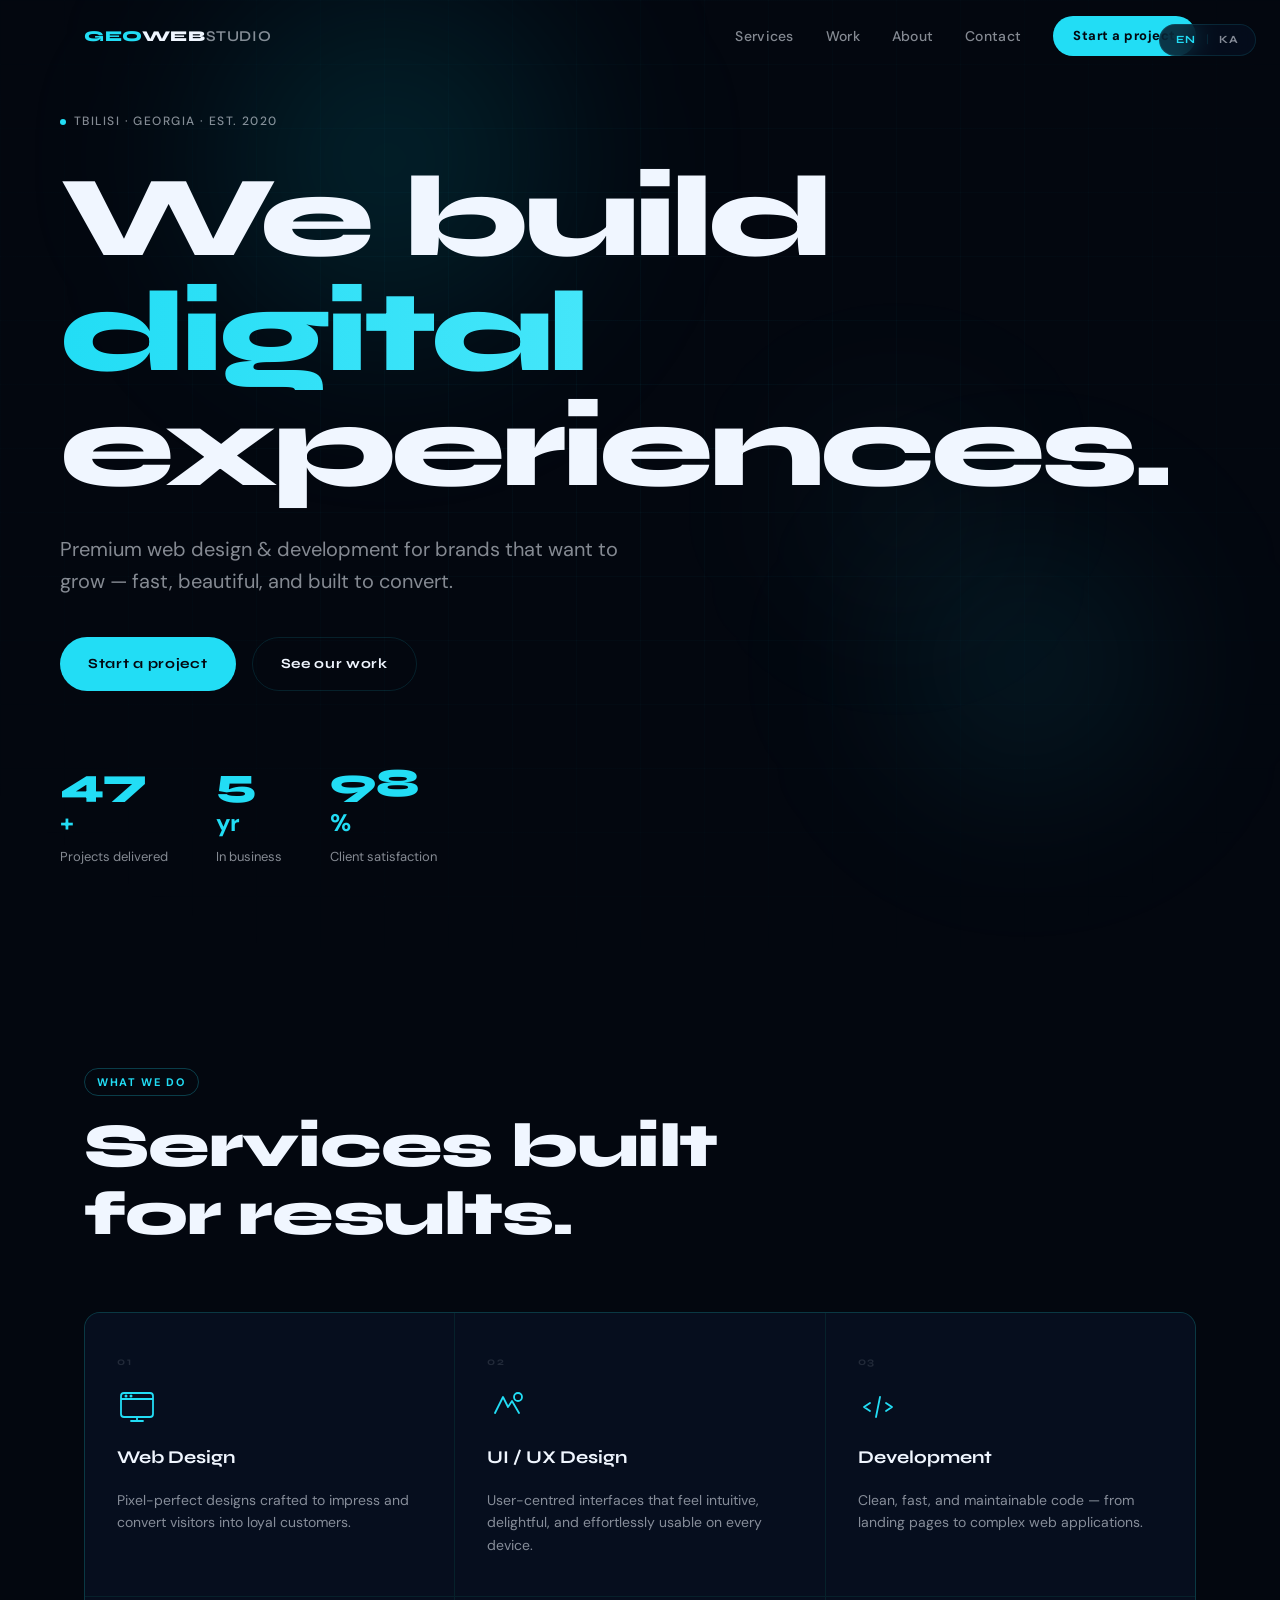
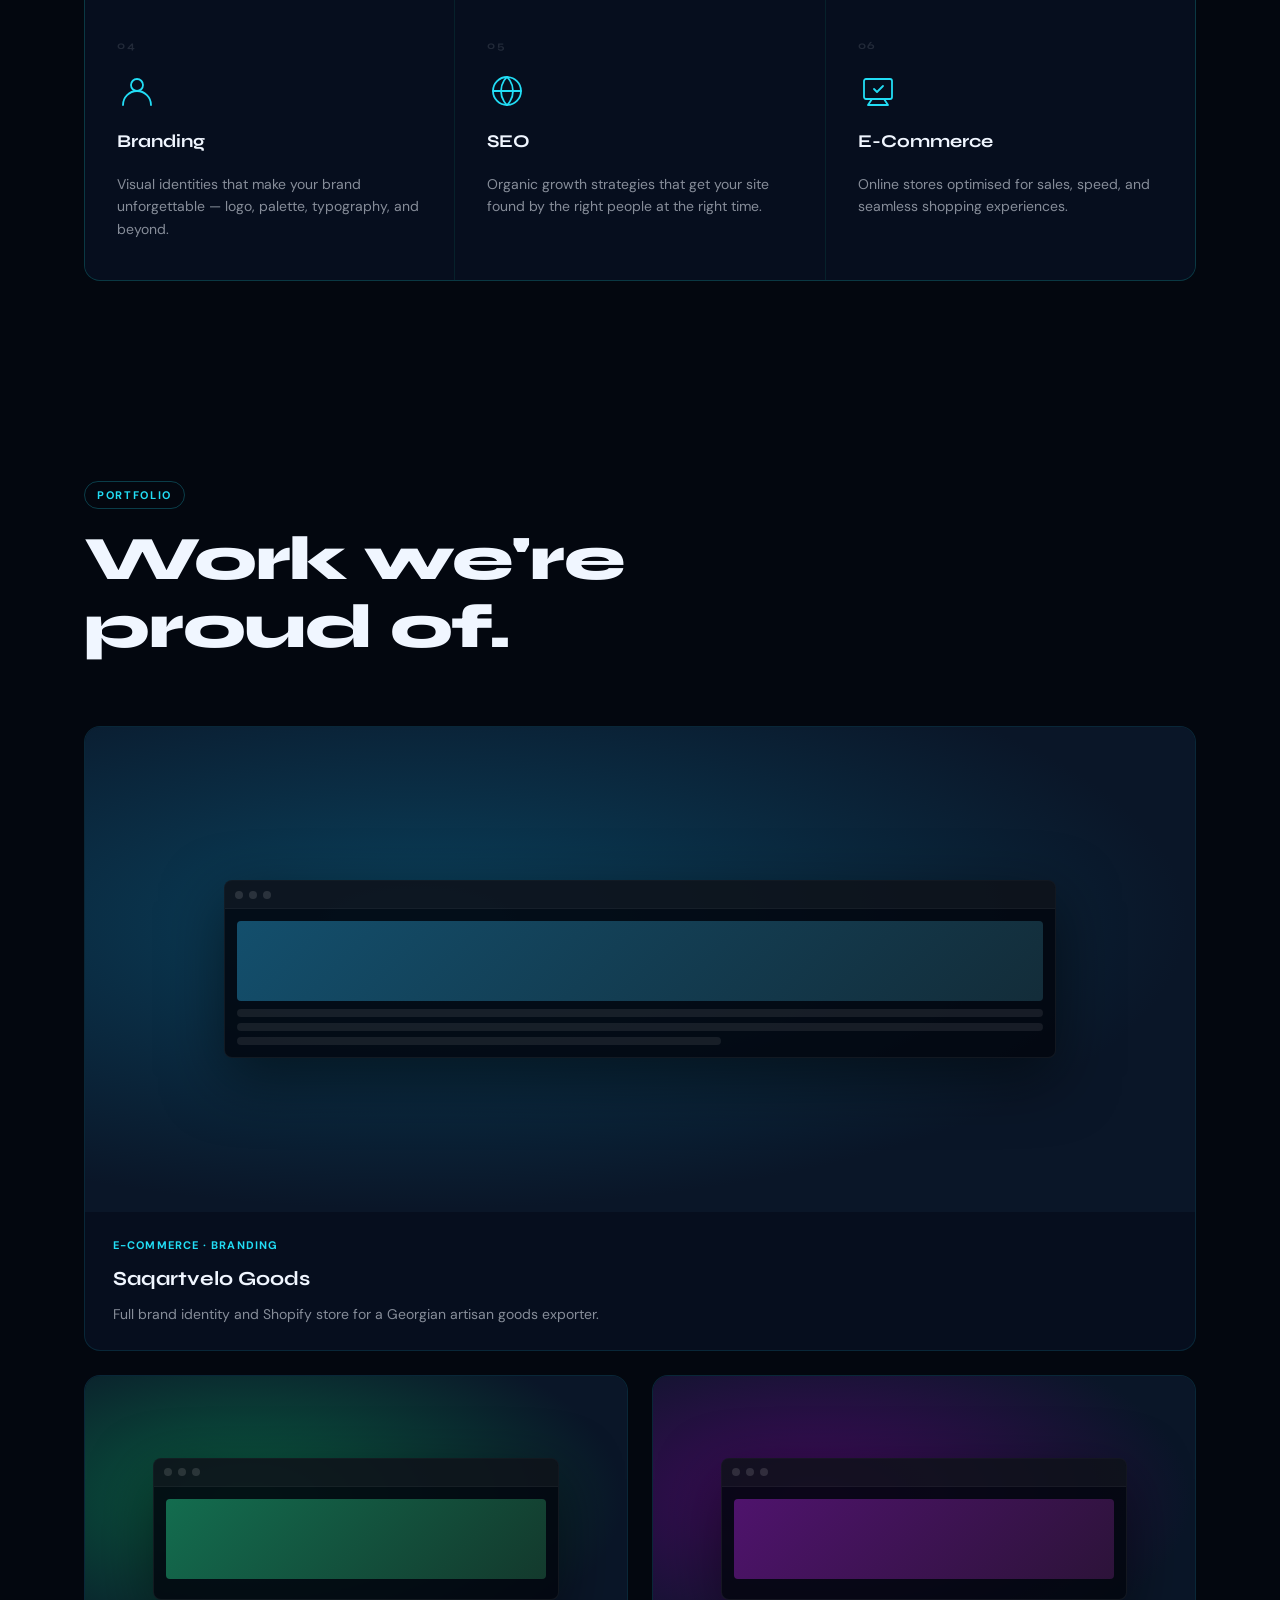
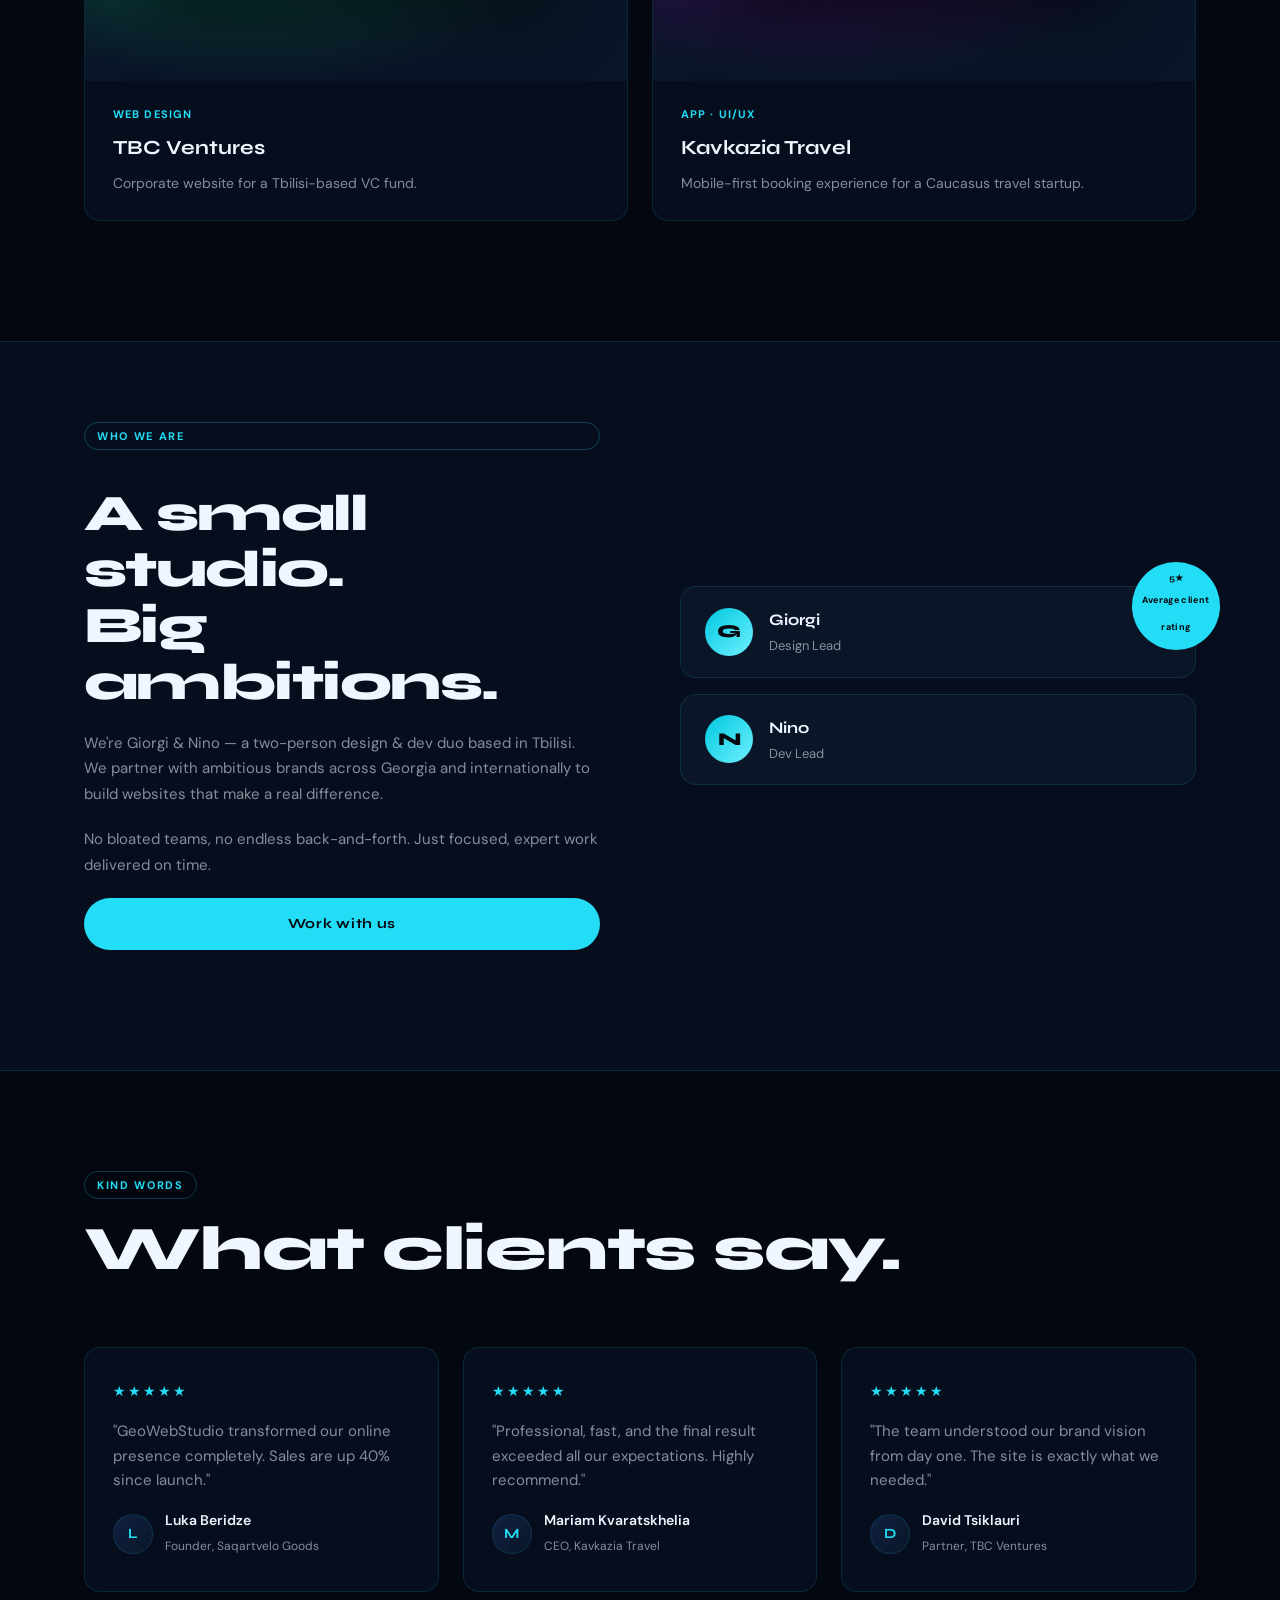
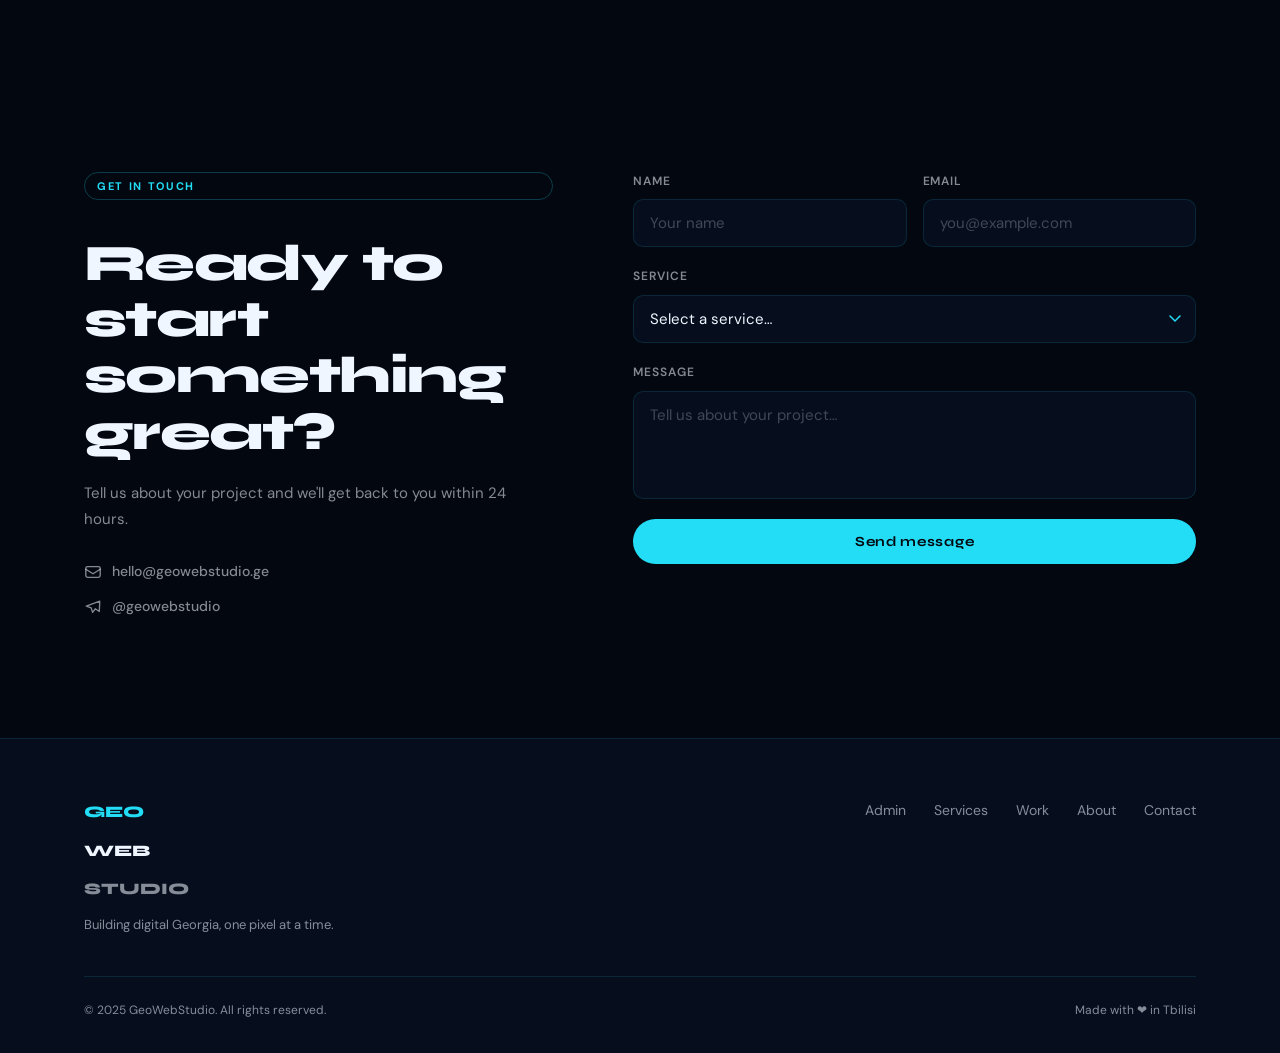
<file: index.html>
<!DOCTYPE html>
<html lang="en">
<head>
  <meta charset="UTF-8" />
  <meta name="viewport" content="width=device-width, initial-scale=1.0" />
  <title>GeoWebStudio — Web Design · Tbilisi</title>
  <meta name="description" content="GeoWebStudio — premium web design & development studio based in Tbilisi, Georgia. We build digital experiences that grow brands." />
  <link rel="preconnect" href="https://fonts.googleapis.com" />
  <link rel="preconnect" href="https://fonts.gstatic.com" crossorigin />
  <link href="https://fonts.googleapis.com/css2?family=Syne:wght@400;600;700;800&family=DM+Sans:ital,opsz,wght@0,9..40,300;0,9..40,400;0,9..40,500;1,9..40,300&family=Noto+Sans+Georgian:wght@300;400;500;700&display=swap" rel="stylesheet" />
  <style>
/* ===================================================
   GeoWebStudio — Stylesheet
   Dark editorial with cyan accent — bilingual ready
   =================================================== */

/* ---- Reset & Variables ---- */
*, *::before, *::after { box-sizing: border-box; margin: 0; padding: 0; }

:root {
  --navy-950: #03070f;
  --navy-900: #060e1e;
  --navy-800: #0a1628;
  --navy-700: #0f2040;
  --cyan-500: #00c8e0;
  --cyan-400: #22ddf5;
  --cyan-300: #6ef0ff;
  --white: #f0f6ff;
  --white-dim: rgba(240,246,255,.55);
  --white-faint: rgba(240,246,255,.12);
  --border: rgba(34,221,245,.12);
  --font-display: 'Syne', 'Noto Sans Georgian', sans-serif;
  --font-body: 'DM Sans', 'Noto Sans Georgian', sans-serif;
  --nav-h: 72px;
  --radius: 16px;
  --ease-out: cubic-bezier(.2,.8,.2,1);
}

html { scroll-behavior: smooth; }

body {
  background: var(--navy-950);
  color: var(--white);
  font-family: var(--font-body);
  font-size: 16px;
  line-height: 1.65;
  overflow-x: hidden;
}

/* Georgian font class applied by JS */
body.lang-ka {
  font-family: 'Noto Sans Georgian', 'DM Sans', sans-serif;
}

/* ---- Scrollbar ---- */
::-webkit-scrollbar { width: 6px; }
::-webkit-scrollbar-track { background: var(--navy-900); }
::-webkit-scrollbar-thumb { background: var(--cyan-500); border-radius: 3px; }

/* ---- Custom Cursor ---- */
#cursor {
  position: fixed;
  width: 8px; height: 8px;
  background: var(--cyan-400);
  border-radius: 50%;
  pointer-events: none;
  z-index: 9999;
  transform: translate(-50%, -50%);
  transition: transform .1s, background .2s;
}
#cursorFollower {
  position: fixed;
  width: 36px; height: 36px;
  border: 1.5px solid var(--cyan-400);
  border-radius: 50%;
  pointer-events: none;
  z-index: 9998;
  transform: translate(-50%, -50%);
  opacity: .5;
  transition: opacity .3s, border-color .3s, width .3s var(--ease-out), height .3s var(--ease-out);
}
#cursor.cursor--hover { transform: translate(-50%, -50%) scale(2); background: var(--cyan-300); }
#cursorFollower.cursor-follower--hover { width: 56px; height: 56px; opacity: .2; }

@media (pointer: coarse) {
  #cursor, #cursorFollower { display: none; }
  body { cursor: auto; }
}

/* ---- Language Switch ---- */
.lang-switch {
  position: fixed;
  top: 24px; right: 24px;
  z-index: 200;
  display: flex;
  align-items: center;
  gap: 6px;
  background: rgba(6,14,30,.8);
  border: 1px solid var(--border);
  border-radius: 100px;
  padding: 5px 12px;
  backdrop-filter: blur(12px);
}
.lang-btn {
  background: none; border: none; cursor: none;
  font-family: var(--font-display);
  font-size: 11px; font-weight: 700;
  letter-spacing: .1em;
  color: var(--white-dim);
  padding: 2px 4px;
  border-radius: 4px;
  transition: color .2s;
}
.lang-btn.active { color: var(--cyan-400); }
.lang-btn:hover { color: var(--white); }
.lang-divider { color: var(--border); font-size: 12px; }

/* ---- Container ---- */
.container { max-width: 1160px; margin: 0 auto; padding: 0 24px; }

/* ---- Navigation ---- */
#nav {
  position: fixed; top: 0; left: 0; right: 0;
  z-index: 100;
  height: var(--nav-h);
  transition: background .4s, border-color .4s, backdrop-filter .4s;
}
#nav.scrolled {
  background: rgba(3,7,15,.88);
  border-bottom: 1px solid var(--border);
  backdrop-filter: blur(20px);
}
.nav__inner {
  max-width: 1160px; margin: 0 auto;
  padding: 0 24px;
  height: 100%;
  display: flex; align-items: center; justify-content: space-between;
}
.nav__logo {
  text-decoration: none;
  font-family: var(--font-display);
  font-size: 15px; font-weight: 800; letter-spacing: .04em;
}
.logo-geo { color: var(--cyan-400); }
.logo-web { color: var(--white); }
.logo-studio { color: var(--white-dim); font-weight: 600; }

.nav__links {
  display: flex; align-items: center; gap: 32px;
  list-style: none;
}
.nav__link {
  text-decoration: none;
  color: var(--white-dim);
  font-size: 14px; font-weight: 500; letter-spacing: .02em;
  transition: color .2s;
}
.nav__link:hover { color: var(--white); }

.nav__cta {
  display: inline-flex; align-items: center;
  text-decoration: none;
  background: var(--cyan-400);
  color: var(--navy-950);
  font-size: 13px; font-weight: 700; letter-spacing: .04em;
  padding: 9px 20px; border-radius: 100px;
  transition: background .2s, transform .2s;
}
.nav__cta:hover { background: var(--cyan-300); transform: translateY(-1px); }

/* Hamburger */
.hamburger {
  display: none;
  flex-direction: column; justify-content: center; align-items: center;
  gap: 5px;
  width: 40px; height: 40px;
  background: none; border: none; cursor: none;
  padding: 4px;
}
.hamburger span {
  display: block;
  width: 24px; height: 2px;
  background: var(--white);
  border-radius: 2px;
  transition: transform .3s, opacity .3s;
}
.hamburger.open span:nth-child(1) { transform: translateY(7px) rotate(45deg); }
.hamburger.open span:nth-child(2) { opacity: 0; }
.hamburger.open span:nth-child(3) { transform: translateY(-7px) rotate(-45deg); }

@media (max-width: 800px) {
  .hamburger { display: flex; }
  .lang-switch { top: 20px; right: 72px; }
  .nav__links {
    position: fixed; inset: 0;
    flex-direction: column; justify-content: center;
    background: var(--navy-950);
    gap: 28px; font-size: 20px;
    transform: translateX(100%);
    transition: transform .4s var(--ease-out);
    z-index: 99;
  }
  .nav__links.open { transform: translateX(0); }
  .nav__link { font-size: 18px; }
  .nav__cta { font-size: 16px; padding: 12px 28px; }
}

/* ---- Scroll Reveal ---- */
.reveal {
  opacity: 0;
  transform: translateY(32px);
  transition: opacity .7s var(--ease-out), transform .7s var(--ease-out);
  transition-delay: var(--delay, 0s);
}
.reveal.visible { opacity: 1; transform: translateY(0); }

/* ---- Buttons ---- */
.btn {
  display: inline-flex; align-items: center; justify-content: center;
  text-decoration: none;
  font-family: var(--font-display);
  font-size: 14px; font-weight: 700; letter-spacing: .05em;
  padding: 14px 28px; border-radius: 100px;
  transition: transform .2s var(--ease-out), background .2s, color .2s, box-shadow .2s;
  border: none; cursor: none;
}
.btn--primary {
  background: var(--cyan-400);
  color: var(--navy-950);
}
.btn--primary:hover {
  background: var(--cyan-300);
  transform: translateY(-2px);
  box-shadow: 0 12px 32px rgba(34,221,245,.25);
}
.btn--ghost {
  background: transparent;
  color: var(--white);
  border: 1.5px solid var(--border);
}
.btn--ghost:hover {
  border-color: var(--cyan-400);
  color: var(--cyan-400);
  transform: translateY(-2px);
}
.btn--full { width: 100%; }

/* ---- Section shared ---- */
.section-tag {
  display: inline-block;
  font-size: 11px; font-weight: 700; letter-spacing: .15em;
  text-transform: uppercase;
  color: var(--cyan-400);
  margin-bottom: 16px;
  padding: 4px 12px;
  border: 1px solid rgba(34,221,245,.25);
  border-radius: 100px;
}
.section-header {
  margin-bottom: 64px;
}
.section-header h2 {
  font-family: var(--font-display);
  font-size: clamp(36px, 5vw, 62px);
  font-weight: 800;
  line-height: 1.1;
  letter-spacing: -.02em;
}

/* ===== HERO ===== */
.hero {
  position: relative;
  min-height: 100vh;
  display: flex; align-items: center;
  padding: calc(var(--nav-h) + 40px) 24px 80px;
  overflow: hidden;
}
.hero__bg {
  position: absolute; inset: 0;
  pointer-events: none;
}
.hero__grid {
  position: absolute; inset: 0;
  background-image:
    linear-gradient(rgba(34,221,245,.04) 1px, transparent 1px),
    linear-gradient(90deg, rgba(34,221,245,.04) 1px, transparent 1px);
  background-size: 64px 64px;
  mask-image: radial-gradient(ellipse 70% 70% at 50% 40%, black 0%, transparent 100%);
}
.hero__orb {
  position: absolute;
  border-radius: 50%;
  filter: blur(80px);
  pointer-events: none;
  will-change: transform;
}
.hero__orb--1 {
  width: 520px; height: 520px;
  background: radial-gradient(circle, rgba(0,200,224,.18) 0%, transparent 70%);
  top: -100px; left: 10%;
}
.hero__orb--2 {
  width: 380px; height: 380px;
  background: radial-gradient(circle, rgba(34,221,245,.12) 0%, transparent 70%);
  bottom: 10%; right: 5%;
}
.hero__orb--3 {
  width: 260px; height: 260px;
  background: radial-gradient(circle, rgba(110,240,255,.08) 0%, transparent 70%);
  top: 40%; left: 60%;
}

.hero__content {
  position: relative;
  max-width: 1160px; margin: 0 auto;
  width: 100%;
}
.hero__eyebrow {
  display: flex; align-items: center; gap: 8px;
  font-size: 12px; font-weight: 500; letter-spacing: .12em;
  text-transform: uppercase; color: var(--white-dim);
  margin-bottom: 28px;
}
.dot {
  display: inline-block; width: 6px; height: 6px;
  border-radius: 50%; background: var(--cyan-400);
  animation: pulse 2s ease-in-out infinite;
}
@keyframes pulse {
  0%, 100% { opacity: 1; transform: scale(1); }
  50% { opacity: .4; transform: scale(.7); }
}

.hero__heading {
  font-family: var(--font-display);
  font-size: clamp(52px, 9vw, 120px);
  font-weight: 800; line-height: 1.0;
  letter-spacing: -.04em;
  margin-bottom: 28px;
}
.hero__heading .line { display: block; }
.hero__heading .accent-line {
  background: linear-gradient(90deg, var(--cyan-400), var(--cyan-300));
  -webkit-background-clip: text;
  -webkit-text-fill-color: transparent;
  background-clip: text;
}

.hero__sub {
  max-width: 560px;
  font-size: clamp(16px, 2vw, 20px);
  color: var(--white-dim);
  margin-bottom: 40px;
  line-height: 1.6;
}
.hero__actions {
  display: flex; gap: 16px; flex-wrap: wrap;
  margin-bottom: 72px;
}

.hero__stats {
  display: flex; gap: 48px; flex-wrap: wrap;
}
.stat { display: flex; flex-direction: column; }
.stat__num {
  font-family: var(--font-display);
  font-size: 40px; font-weight: 800; line-height: 1;
  color: var(--cyan-400);
}
.stat__suffix { font-size: 24px; font-weight: 700; color: var(--cyan-400); }
.stat__label { font-size: 13px; color: var(--white-dim); margin-top: 4px; }

.hero__scroll-hint {
  position: absolute;
  bottom: 40px; left: 50%;
  transform: translateX(-50%);
  display: flex; flex-direction: column; align-items: center; gap: 8px;
  font-size: 11px; letter-spacing: .12em; text-transform: uppercase;
  color: var(--white-dim);
}
.scroll-line {
  width: 1px; height: 48px;
  background: linear-gradient(to bottom, var(--cyan-400), transparent);
  animation: scrollPulse 1.8s ease-in-out infinite;
}
@keyframes scrollPulse {
  0%, 100% { opacity: 1; height: 48px; }
  50% { opacity: .3; height: 24px; }
}

/* ===== SERVICES ===== */
.services { padding: 120px 0; }

.services__grid {
  display: grid;
  grid-template-columns: repeat(3, 1fr);
  gap: 1px;
  background: var(--border);
  border: 1px solid var(--border);
  border-radius: var(--radius);
  overflow: hidden;
}

.service-card {
  background: var(--navy-900);
  padding: 40px 32px;
  position: relative;
  transition: background .3s;
  display: flex; flex-direction: column; gap: 16px;
}
.service-card:hover { background: var(--navy-800); }

.service-card__num {
  font-family: var(--font-display);
  font-size: 11px; font-weight: 700; letter-spacing: .15em;
  color: var(--white-faint);
}
.service-card__icon {
  width: 40px; height: 40px; color: var(--cyan-400);
}
.service-card__icon svg { width: 100%; height: 100%; }

.service-card h3 {
  font-family: var(--font-display);
  font-size: 18px; font-weight: 700;
}
.service-card p { font-size: 14px; color: var(--white-dim); line-height: 1.6; }

/* Hover line accent */
.service-card::after {
  content: '';
  position: absolute; bottom: 0; left: 0; right: 0;
  height: 2px;
  background: linear-gradient(90deg, var(--cyan-500), var(--cyan-300));
  transform: scaleX(0); transform-origin: left;
  transition: transform .35s var(--ease-out);
}
.service-card:hover::after { transform: scaleX(1); }

@media (max-width: 900px) {
  .services__grid { grid-template-columns: repeat(2, 1fr); }
}
@media (max-width: 560px) {
  .services__grid { grid-template-columns: 1fr; }
}

/* ===== WORK ===== */
.work { padding: 80px 0 120px; }

.work__grid {
  display: grid;
  grid-template-columns: repeat(2, 1fr);
  grid-template-rows: auto auto;
  gap: 24px;
}
.project-card--large {
  grid-column: span 2;
}

.project-card {
  border-radius: var(--radius);
  overflow: hidden;
  background: var(--navy-900);
  border: 1px solid var(--border);
  transition: transform .35s var(--ease-out), box-shadow .35s var(--ease-out);
}
.project-card:hover {
  transform: translateY(-6px);
  box-shadow: 0 24px 64px rgba(0,0,0,.4);
}

.project-card__img {
  aspect-ratio: 16/7;
  background: radial-gradient(ellipse at 30% 40%, hsl(var(--hue), 80%, 20%), var(--navy-800) 70%);
  position: relative; overflow: hidden;
  display: flex; align-items: center; justify-content: center;
}
.project-card:not(.project-card--large) .project-card__img {
  aspect-ratio: 16/9;
}

/* Browser mockup inside card */
.project-card__mockup {
  width: 75%; background: rgba(3,7,15,.85);
  border-radius: 8px; overflow: hidden;
  border: 1px solid rgba(255,255,255,.06);
  box-shadow: 0 20px 60px rgba(0,0,0,.5);
}
.mock-bar {
  height: 28px; background: rgba(255,255,255,.04);
  display: flex; align-items: center; gap: 6px; padding: 0 10px;
  border-bottom: 1px solid rgba(255,255,255,.04);
}
.mock-bar span {
  width: 8px; height: 8px; border-radius: 50%;
  background: rgba(255,255,255,.12);
}
.mock-content { padding: 12px; }
.mock-hero-block {
  height: 80px; border-radius: 4px;
  background: linear-gradient(135deg, hsl(var(--hue), 70%, 25%), hsl(var(--hue), 50%, 15%));
  margin-bottom: 8px;
}
.mock-text-lines { display: flex; flex-direction: column; gap: 6px; }
.mock-text-lines div { height: 8px; background: rgba(255,255,255,.08); border-radius: 4px; }
.mock-text-lines .short { width: 60%; }

.project-card__info { padding: 24px 28px; }
.project-tag {
  font-size: 11px; font-weight: 700; letter-spacing: .1em;
  text-transform: uppercase; color: var(--cyan-400);
  display: block; margin-bottom: 8px;
}
.project-card__info h3 {
  font-family: var(--font-display);
  font-size: 20px; font-weight: 700; margin-bottom: 8px;
}
.project-card__info p { font-size: 14px; color: var(--white-dim); }

@media (max-width: 680px) {
  .work__grid { grid-template-columns: 1fr; }
  .project-card--large { grid-column: span 1; }
}

/* ===== ABOUT ===== */
.about {
  padding: 80px 0 120px;
  background: var(--navy-900);
  border-top: 1px solid var(--border);
  border-bottom: 1px solid var(--border);
}
.about__inner {
  display: grid; grid-template-columns: 1fr 1fr; gap: 80px; align-items: center;
}
.about__left { display: flex; flex-direction: column; gap: 20px; }
.about__left h2 {
  font-family: var(--font-display);
  font-size: clamp(32px, 4vw, 54px);
  font-weight: 800; line-height: 1.1;
  letter-spacing: -.03em;
}
.about__left p { font-size: 15px; color: var(--white-dim); line-height: 1.7; }

.about__right { position: relative; }
.team-cards { display: flex; flex-direction: column; gap: 16px; }
.team-card {
  display: flex; align-items: center; gap: 16px;
  background: var(--navy-800); border: 1px solid var(--border);
  border-radius: var(--radius); padding: 20px 24px;
  transition: border-color .3s;
}
.team-card:hover { border-color: rgba(34,221,245,.3); }
.team-card__avatar {
  width: 48px; height: 48px; border-radius: 50%;
  background: linear-gradient(135deg, var(--cyan-500), var(--cyan-300));
  display: flex; align-items: center; justify-content: center;
  font-family: var(--font-display); font-size: 18px; font-weight: 800;
  color: var(--navy-950);
  flex-shrink: 0;
}
.team-card__info { display: flex; flex-direction: column; gap: 2px; }
.team-card__info strong { font-family: var(--font-display); font-weight: 700; font-size: 16px; }
.team-card__info span { font-size: 13px; color: var(--white-dim); }

.about__badge {
  position: absolute; top: -24px; right: -24px;
  width: 88px; height: 88px;
  background: var(--cyan-400);
  border-radius: 50%;
  display: flex; align-items: center; justify-content: center;
}
.badge-inner { text-align: center; color: var(--navy-950); }
.badge-num { display: block; font-family: var(--font-display); font-size: 18px; font-weight: 800; line-height: 1; }
.badge-inner span { font-size: 9px; font-weight: 700; letter-spacing: .04em; line-height: 1.3; }

@media (max-width: 800px) {
  .about__inner { grid-template-columns: 1fr; gap: 48px; }
  .about__badge { top: -16px; right: 0; }
}

/* ===== TESTIMONIALS ===== */
.testimonials { padding: 100px 0; }
.testimonials__grid {
  display: grid; grid-template-columns: repeat(3, 1fr); gap: 24px;
}
.testimonial {
  background: var(--navy-900);
  border: 1px solid var(--border);
  border-radius: var(--radius);
  padding: 32px 28px;
  display: flex; flex-direction: column; gap: 16px;
  transition: border-color .3s, transform .3s;
}
.testimonial:hover { border-color: rgba(34,221,245,.25); transform: translateY(-4px); }
.testimonial__stars { color: var(--cyan-400); font-size: 14px; letter-spacing: 2px; }
.testimonial p { font-size: 15px; color: var(--white-dim); line-height: 1.65; flex: 1; }
.testimonial__author { display: flex; align-items: center; gap: 12px; }
.author-avatar {
  width: 40px; height: 40px; border-radius: 50%;
  background: linear-gradient(135deg, var(--navy-700), var(--navy-800));
  border: 1px solid var(--border);
  display: flex; align-items: center; justify-content: center;
  font-family: var(--font-display); font-size: 14px; font-weight: 700;
  color: var(--cyan-400); flex-shrink: 0;
}
.testimonial__author strong { display: block; font-size: 14px; font-weight: 600; }
.testimonial__author span { font-size: 12px; color: var(--white-dim); }

@media (max-width: 860px) {
  .testimonials__grid { grid-template-columns: 1fr; max-width: 520px; margin: 0 auto; }
}

/* ===== CONTACT ===== */
.contact { padding: 80px 0 120px; }
.contact__inner {
  display: grid; grid-template-columns: 1fr 1.2fr; gap: 80px; align-items: start;
}
.contact__left { display: flex; flex-direction: column; gap: 20px; }
.contact__left h2 {
  font-family: var(--font-display);
  font-size: clamp(32px, 4vw, 52px);
  font-weight: 800; line-height: 1.1;
  letter-spacing: -.03em;
}
.contact__left p { font-size: 15px; color: var(--white-dim); line-height: 1.7; }
.contact__meta { display: flex; flex-direction: column; gap: 12px; margin-top: 8px; }
.contact__link {
  display: flex; align-items: center; gap: 10px;
  text-decoration: none; color: var(--white-dim);
  font-size: 14px; font-weight: 500;
  transition: color .2s;
}
.contact__link svg { width: 18px; height: 18px; flex-shrink: 0; }
.contact__link:hover { color: var(--cyan-400); }

/* Form */
.contact__form { display: flex; flex-direction: column; gap: 20px; }
.form-row { display: grid; grid-template-columns: 1fr 1fr; gap: 16px; }
.form-group { display: flex; flex-direction: column; gap: 8px; }
.form-group label {
  font-size: 12px; font-weight: 600; letter-spacing: .08em;
  text-transform: uppercase; color: var(--white-dim);
}
.form-group input,
.form-group select,
.form-group textarea {
  background: var(--navy-900);
  border: 1px solid var(--border);
  border-radius: 10px;
  color: var(--white);
  font-family: var(--font-body);
  font-size: 15px;
  padding: 13px 16px;
  outline: none;
  transition: border-color .2s, box-shadow .2s;
  resize: none;
  appearance: none;
  -webkit-appearance: none;
}
.form-group input::placeholder,
.form-group textarea::placeholder { color: rgba(240,246,255,.25); }
.form-group input:focus,
.form-group select:focus,
.form-group textarea:focus {
  border-color: rgba(34,221,245,.4);
  box-shadow: 0 0 0 3px rgba(34,221,245,.08);
}
.form-group select {
  background-image: url("data:image/svg+xml,%3Csvg xmlns='http://www.w3.org/2000/svg' width='12' height='8' viewBox='0 0 12 8'%3E%3Cpath d='M1 1l5 5 5-5' stroke='%2322ddf5' stroke-width='1.5' stroke-linecap='round' fill='none'/%3E%3C/svg%3E");
  background-repeat: no-repeat;
  background-position: right 14px center;
  padding-right: 40px;
}
.form-group select option { background: var(--navy-800); }

.form-success {
  display: none;
  flex-direction: column; align-items: center;
  text-align: center; gap: 16px; padding: 48px 24px;
}
.form-success.show { display: flex; }
.success-icon {
  width: 64px; height: 64px; border-radius: 50%;
  background: rgba(34,221,245,.12);
  border: 2px solid var(--cyan-400);
  display: flex; align-items: center; justify-content: center;
  font-size: 28px; color: var(--cyan-400);
}
.form-success h3 {
  font-family: var(--font-display); font-size: 24px; font-weight: 700;
}
.form-success p { color: var(--white-dim); }

@media (max-width: 800px) {
  .contact__inner { grid-template-columns: 1fr; gap: 48px; }
  .form-row { grid-template-columns: 1fr; }
}

/* ===== FOOTER ===== */
.footer {
  background: var(--navy-900);
  border-top: 1px solid var(--border);
  padding: 60px 0 32px;
}
.footer__inner {
  display: flex; align-items: flex-start; justify-content: space-between;
  gap: 40px; flex-wrap: wrap;
  margin-bottom: 40px;
}
.footer__brand {
  display: flex; flex-direction: column; gap: 12px;
}
.footer__brand > span {
  font-family: var(--font-display); font-size: 16px; font-weight: 800;
}
.footer__brand p { font-size: 13px; color: var(--white-dim); max-width: 260px; }
.footer__nav {
  display: flex; gap: 28px; flex-wrap: wrap; align-items: center;
}
.footer__nav a {
  text-decoration: none; color: var(--white-dim);
  font-size: 14px; transition: color .2s;
}
.footer__nav a:hover { color: var(--cyan-400); }
.footer__bottom {
  display: flex; justify-content: space-between; flex-wrap: wrap; gap: 8px;
  padding-top: 24px;
  border-top: 1px solid var(--border);
  font-size: 12px; color: var(--white-dim);
}

/* ===== RESPONSIVE ===== */
@media (max-width: 600px) {
  .hero { padding-top: calc(var(--nav-h) + 24px); }
  .hero__stats { gap: 28px; }
  .services { padding: 80px 0; }
  .work { padding: 60px 0 80px; }
  .about { padding: 60px 0 80px; }
  .testimonials { padding: 60px 0; }
  .contact { padding: 60px 0 80px; }
  .hero__scroll-hint { display: none; }
}

</style>
</head>
<body>

  <!-- Language toggle -->
  <div class="lang-switch" id="langSwitch">
    <button class="lang-btn active" data-lang="en">EN</button>
    <span class="lang-divider">|</span>
    <button class="lang-btn" data-lang="ka">KA</button>
  </div>

  <!-- Navigation -->
  <nav id="nav">
    <div class="nav__inner">
      <a href="#hero" class="nav__logo">
        <span class="logo-geo">GEO</span><span class="logo-web">WEB</span><span class="logo-studio">STUDIO</span>
      </a>
      <ul class="nav__links" id="navLinks">
        <li><a href="#services" class="nav__link" data-en="Services" data-ka="სერვისები">Services</a></li>
        <li><a href="#work" class="nav__link" data-en="Work" data-ka="პორტფოლიო">Work</a></li>
        <li><a href="#about" class="nav__link" data-en="About" data-ka="ჩვენს შესახებ">About</a></li>
        <li><a href="#contact" class="nav__link" data-en="Contact" data-ka="კონტაქტი">Contact</a></li>
        <li>
          <a href="#contact" class="nav__cta" data-en="Start a project" data-ka="პროექტი დავიწყოთ">Start a project</a>
        </li>
      </ul>
      <button class="hamburger" id="hamburger" aria-label="Toggle menu">
        <span></span><span></span><span></span>
      </button>
    </div>
  </nav>

  <!-- ===== HERO ===== -->
  <section class="hero" id="hero">
    <div class="hero__bg">
      <div class="hero__orb hero__orb--1"></div>
      <div class="hero__orb hero__orb--2"></div>
      <div class="hero__orb hero__orb--3"></div>
      <div class="hero__grid"></div>
    </div>

    <div class="hero__content">
      <div class="hero__eyebrow reveal">
        <span class="dot"></span>
        <span data-en="Tbilisi · Georgia · Est. 2020" data-ka="თბილისი · საქართველო · დაარსდა 2020">Tbilisi · Georgia · Est. 2020</span>
      </div>

      <h1 class="hero__heading reveal">
        <span class="line" data-en="We build" data-ka="ვქმნით">We build</span>
        <span class="line accent-line" data-en="digital" data-ka="ციფრულ">digital</span>
        <span class="line" data-en="experiences." data-ka="გამოცდილებებს.">experiences.</span>
      </h1>

      <p class="hero__sub reveal" data-en="Premium web design &amp; development for brands that want to grow — fast, beautiful, and built to convert." data-ka="პრემიუმ ვებ-დიზაინი და განვითარება ბრენდებისთვის, რომლებსაც ზრდა სურთ — სწრაფი, ლამაზი, კონვერსიაზე ორიენტირებული.">Premium web design &amp; development for brands that want to grow — fast, beautiful, and built to convert.</p>

      <div class="hero__actions reveal">
        <a href="#contact" class="btn btn--primary" data-en="Start a project" data-ka="პროექტი დავიწყოთ">Start a project</a>
        <a href="#work" class="btn btn--ghost" data-en="See our work" data-ka="ნამუშევრები">See our work</a>
      </div>

      <div class="hero__stats reveal">
        <div class="stat">
          <span class="stat__num" data-target="47">0</span><span class="stat__suffix">+</span>
          <span class="stat__label" data-en="Projects delivered" data-ka="პროექტი">Projects delivered</span>
        </div>
        <div class="stat">
          <span class="stat__num" data-target="5">0</span><span class="stat__suffix">yr</span>
          <span class="stat__label" data-en="In business" data-ka="გამოცდილება">In business</span>
        </div>
        <div class="stat">
          <span class="stat__num" data-target="98">0</span><span class="stat__suffix">%</span>
          <span class="stat__label" data-en="Client satisfaction" data-ka="კმაყოფილება">Client satisfaction</span>
        </div>
      </div>
    </div>
  </section>

  <!-- ===== SERVICES ===== -->
  <section class="services" id="services">
    <div class="container">
      <div class="section-header reveal">
        <span class="section-tag" data-en="What we do" data-ka="რას ვაკეთებთ">What we do</span>
        <h2 data-en="Services built<br>for results." data-ka="სერვისები<br>შედეგებზე.">Services built<br>for results.</h2>
      </div>

      <div class="services__grid">
        <div class="service-card reveal" style="--delay:.05s">
          <div class="service-card__num">01</div>
          <div class="service-card__icon">
            <svg viewBox="0 0 40 40" fill="none"><rect x="4" y="6" width="32" height="24" rx="3" stroke="currentColor" stroke-width="1.8"/><path d="M4 12h32" stroke="currentColor" stroke-width="1.8"/><circle cx="9" cy="9" r="1.5" fill="currentColor"/><circle cx="14" cy="9" r="1.5" fill="currentColor"/><path d="M14 34h12M20 30v4" stroke="currentColor" stroke-width="1.8" stroke-linecap="round"/></svg>
          </div>
          <h3 data-en="Web Design" data-ka="ვებ-დიზაინი">Web Design</h3>
          <p data-en="Pixel-perfect designs crafted to impress and convert visitors into loyal customers." data-ka="ვიზუალურად შთამბეჭდავი დიზაინი, რომელიც მომხმარებელს მყიდველად აქცევს.">Pixel-perfect designs crafted to impress and convert visitors into loyal customers.</p>
        </div>

        <div class="service-card reveal" style="--delay:.1s">
          <div class="service-card__num">02</div>
          <div class="service-card__icon">
            <svg viewBox="0 0 40 40" fill="none"><path d="M8 26l8-16 5 10 4-6 7 12" stroke="currentColor" stroke-width="1.8" stroke-linecap="round" stroke-linejoin="round"/><circle cx="31" cy="10" r="4" stroke="currentColor" stroke-width="1.8"/></svg>
          </div>
          <h3 data-en="UI / UX Design" data-ka="UI/UX დიზაინი">UI / UX Design</h3>
          <p data-en="User-centred interfaces that feel intuitive, delightful, and effortlessly usable on every device." data-ka="მომხმარებელზე ორიენტირებული ინტერფეისები — ინტუიციური და სასიამოვნო.">User-centred interfaces that feel intuitive, delightful, and effortlessly usable on every device.</p>
        </div>

        <div class="service-card reveal" style="--delay:.15s">
          <div class="service-card__num">03</div>
          <div class="service-card__icon">
            <svg viewBox="0 0 40 40" fill="none"><path d="M12 16l-6 4 6 4M28 16l6 4-6 4M22 10l-4 20" stroke="currentColor" stroke-width="1.8" stroke-linecap="round" stroke-linejoin="round"/></svg>
          </div>
          <h3 data-en="Development" data-ka="დეველოპმენტი">Development</h3>
          <p data-en="Clean, fast, and maintainable code — from landing pages to complex web applications." data-ka="სუფთა, სწრაფი კოდი — მარტივი გვერდებიდან რთულ ვებ-აპლიკაციებამდე.">Clean, fast, and maintainable code — from landing pages to complex web applications.</p>
        </div>

        <div class="service-card reveal" style="--delay:.2s">
          <div class="service-card__num">04</div>
          <div class="service-card__icon">
            <svg viewBox="0 0 40 40" fill="none"><circle cx="20" cy="14" r="6" stroke="currentColor" stroke-width="1.8"/><path d="M6 34c0-7.732 6.268-14 14-14s14 6.268 14 14" stroke="currentColor" stroke-width="1.8" stroke-linecap="round"/></svg>
          </div>
          <h3 data-en="Branding" data-ka="ბრენდინგი">Branding</h3>
          <p data-en="Visual identities that make your brand unforgettable — logo, palette, typography, and beyond." data-ka="ვიზუალური იდენტობა, რომელიც თქვენს ბრენდს დასამახსოვრებელს ხდის.">Visual identities that make your brand unforgettable — logo, palette, typography, and beyond.</p>
        </div>

        <div class="service-card reveal" style="--delay:.25s">
          <div class="service-card__num">05</div>
          <div class="service-card__icon">
            <svg viewBox="0 0 40 40" fill="none"><circle cx="20" cy="20" r="14" stroke="currentColor" stroke-width="1.8"/><path d="M20 6c0 0-6 5-6 14s6 14 6 14M20 6c0 0 6 5 6 14s-6 14-6 14M6 20h28" stroke="currentColor" stroke-width="1.8" stroke-linecap="round"/></svg>
          </div>
          <h3 data-en="SEO" data-ka="SEO ოპტიმიზაცია">SEO</h3>
          <p data-en="Organic growth strategies that get your site found by the right people at the right time." data-ka="ორგანული ზრდის სტრატეგია — სწორ ადამიანებამდე სწორ დროს.">Organic growth strategies that get your site found by the right people at the right time.</p>
        </div>

        <div class="service-card reveal" style="--delay:.3s">
          <div class="service-card__num">06</div>
          <div class="service-card__icon">
            <svg viewBox="0 0 40 40" fill="none"><rect x="6" y="8" width="28" height="20" rx="2" stroke="currentColor" stroke-width="1.8"/><path d="M14 28l-4 6M26 28l4 6M10 34h20" stroke="currentColor" stroke-width="1.8" stroke-linecap="round"/><path d="M16 18l3 3 6-6" stroke="currentColor" stroke-width="1.8" stroke-linecap="round" stroke-linejoin="round"/></svg>
          </div>
          <h3 data-en="E-Commerce" data-ka="ელ-კომერცია">E-Commerce</h3>
          <p data-en="Online stores optimised for sales, speed, and seamless shopping experiences." data-ka="ონლაინ მაღაზიები, ოპტიმიზებული გაყიდვებისა და სწრაფი შოპინგ-გამოცდილებისთვის.">Online stores optimised for sales, speed, and seamless shopping experiences.</p>
        </div>
      </div>
    </div>
  </section>

  <!-- ===== WORK ===== -->
  <section class="work" id="work">
    <div class="container">
      <div class="section-header reveal">
        <span class="section-tag" data-en="Portfolio" data-ka="პორტფოლიო">Portfolio</span>
        <h2 data-en="Work we're<br>proud of." data-ka="ნამუშევრები,<br>რომლებით ვამაყობთ.">Work we're<br>proud of.</h2>
      </div>

      <div class="work__grid">
        <article class="project-card project-card--large reveal">
          <div class="project-card__img" style="--hue:200">
            <div class="project-card__mockup">
              <div class="mock-bar"><span></span><span></span><span></span></div>
              <div class="mock-content">
                <div class="mock-hero-block"></div>
                <div class="mock-text-lines">
                  <div></div><div></div><div class="short"></div>
                </div>
              </div>
            </div>
          </div>
          <div class="project-card__info">
            <span class="project-tag" data-en="E-Commerce · Branding" data-ka="ელ-კომერცია · ბრენდინგი">E-Commerce · Branding</span>
            <h3 data-en="Saqartvelo Goods" data-ka="საქართველო გუდს">Saqartvelo Goods</h3>
            <p data-en="Full brand identity and Shopify store for a Georgian artisan goods exporter." data-ka="სრული ბრენდ-იდენტობა და Shopify მაღაზია ქართული ხელოსნური საქონლის ექსპორტიორისთვის.">Full brand identity and Shopify store for a Georgian artisan goods exporter.</p>
          </div>
        </article>

        <article class="project-card reveal" style="--delay:.08s">
          <div class="project-card__img" style="--hue:160">
            <div class="project-card__mockup">
              <div class="mock-bar"><span></span><span></span><span></span></div>
              <div class="mock-content"><div class="mock-hero-block"></div></div>
            </div>
          </div>
          <div class="project-card__info">
            <span class="project-tag" data-en="Web Design" data-ka="ვებ-დიზაინი">Web Design</span>
            <h3 data-en="TBC Ventures" data-ka="TBC ვენჩერსი">TBC Ventures</h3>
            <p data-en="Corporate website for a Tbilisi-based VC fund." data-ka="კორპორატიული ვებსაიტი თბილისური VC ფონდისთვის.">Corporate website for a Tbilisi-based VC fund.</p>
          </div>
        </article>

        <article class="project-card reveal" style="--delay:.12s">
          <div class="project-card__img" style="--hue:280">
            <div class="project-card__mockup">
              <div class="mock-bar"><span></span><span></span><span></span></div>
              <div class="mock-content"><div class="mock-hero-block"></div></div>
            </div>
          </div>
          <div class="project-card__info">
            <span class="project-tag" data-en="App · UI/UX" data-ka="აპი · UI/UX">App · UI/UX</span>
            <h3 data-en="Kavkazia Travel" data-ka="კავკაზია ტრეველი">Kavkazia Travel</h3>
            <p data-en="Mobile-first booking experience for a Caucasus travel startup." data-ka="მობილური ჯავშნის გამოცდილება კავკასიური ტურიზმის სტარტაპისთვის.">Mobile-first booking experience for a Caucasus travel startup.</p>
          </div>
        </article>
      </div>
    </div>
  </section>

  <!-- ===== ABOUT ===== -->
  <section class="about" id="about">
    <div class="container">
      <div class="about__inner">
        <div class="about__left reveal">
          <span class="section-tag" data-en="Who we are" data-ka="ვინ ვართ">Who we are</span>
          <h2 data-en="A small studio.<br>Big ambitions." data-ka="პატარა სტუდია.<br>დიდი ამბიციები.">A small studio.<br>Big ambitions.</h2>
          <p data-en="We're Giorgi &amp; Nino — a two-person design &amp; dev duo based in Tbilisi. We partner with ambitious brands across Georgia and internationally to build websites that make a real difference." data-ka="ჩვენ ვართ გიორგი და ნინო — ორკაციანი დიზაინ-დეველოპ გუნდი თბილისიდან. ვმუშაობთ ამბიციურ ბრენდებთან საქართველოში და მის ფარგლებს გარეთ.">We're Giorgi &amp; Nino — a two-person design &amp; dev duo based in Tbilisi. We partner with ambitious brands across Georgia and internationally to build websites that make a real difference.</p>
          <p data-en="No bloated teams, no endless back-and-forth. Just focused, expert work delivered on time." data-ka="ზედმეტი გუნდი არ გვაქვს — მხოლოდ ფოკუსირებული, ექსპერტული სამუშაო, დროში.">No bloated teams, no endless back-and-forth. Just focused, expert work delivered on time.</p>
          <a href="#contact" class="btn btn--primary" data-en="Work with us" data-ka="ვიმუშაოთ ერთად">Work with us</a>
        </div>
        <div class="about__right reveal" style="--delay:.15s">
          <div class="team-cards">
            <div class="team-card">
              <div class="team-card__avatar">G</div>
              <div class="team-card__info">
                <strong data-en="Giorgi" data-ka="გიორგი">Giorgi</strong>
                <span data-en="Design Lead" data-ka="დიზაინის ხელმძღვანელი">Design Lead</span>
              </div>
            </div>
            <div class="team-card">
              <div class="team-card__avatar">N</div>
              <div class="team-card__info">
                <strong data-en="Nino" data-ka="ნინო">Nino</strong>
                <span data-en="Dev Lead" data-ka="დეველოპმენტის ხელმძღვანელი">Dev Lead</span>
              </div>
            </div>
          </div>
          <div class="about__badge">
            <div class="badge-inner">
              <span class="badge-num">5★</span>
              <span data-en="Average client<br>rating" data-ka="კლიენტის<br>შეფასება">Average client<br>rating</span>
            </div>
          </div>
        </div>
      </div>
    </div>
  </section>

  <!-- ===== TESTIMONIALS ===== -->
  <section class="testimonials">
    <div class="container">
      <div class="section-header reveal">
        <span class="section-tag" data-en="Kind words" data-ka="კომენტარები">Kind words</span>
        <h2 data-en="What clients say." data-ka="კლიენტები ამბობენ.">What clients say.</h2>
      </div>
      <div class="testimonials__grid">
        <div class="testimonial reveal">
          <div class="testimonial__stars">★★★★★</div>
          <p data-en='"GeoWebStudio transformed our online presence completely. Sales are up 40% since launch."' data-ka='"GeoWebStudio-მ ჩვენი ონლაინ-პრეზენსი მთლიანად შეცვალა. გაყიდვები 40%-ით გაიზარდა."'>"GeoWebStudio transformed our online presence completely. Sales are up 40% since launch."</p>
          <div class="testimonial__author">
            <div class="author-avatar">L</div>
            <div>
              <strong data-en="Luka Beridze" data-ka="ლუკა ბერიძე">Luka Beridze</strong>
              <span data-en="Founder, Saqartvelo Goods" data-ka="დამფუძნებელი, საქართველო გუდს">Founder, Saqartvelo Goods</span>
            </div>
          </div>
        </div>
        <div class="testimonial reveal" style="--delay:.1s">
          <div class="testimonial__stars">★★★★★</div>
          <p data-en='"Professional, fast, and the final result exceeded all our expectations. Highly recommend."' data-ka='"პროფესიონალური, სწრაფი და საბოლოო შედეგი ყველა მოლოდინს გაასცდა. ვურჩევ ყველას."'>"Professional, fast, and the final result exceeded all our expectations. Highly recommend."</p>
          <div class="testimonial__author">
            <div class="author-avatar">M</div>
            <div>
              <strong data-en="Mariam Kvaratskhelia" data-ka="მარიამ კვარაცხელია">Mariam Kvaratskhelia</strong>
              <span data-en="CEO, Kavkazia Travel" data-ka="CEO, კავკაზია ტრეველი">CEO, Kavkazia Travel</span>
            </div>
          </div>
        </div>
        <div class="testimonial reveal" style="--delay:.2s">
          <div class="testimonial__stars">★★★★★</div>
          <p data-en='"The team understood our brand vision from day one. The site is exactly what we needed."' data-ka='"გუნდმა ჩვენი ბრენდ-ვიზია პირველი დღიდანვე გაიგო. საიტი ზუსტად ისეა, როგორც გვჭირდებოდა."'>"The team understood our brand vision from day one. The site is exactly what we needed."</p>
          <div class="testimonial__author">
            <div class="author-avatar">D</div>
            <div>
              <strong data-en="David Tsiklauri" data-ka="დავით ციკლაური">David Tsiklauri</strong>
              <span data-en="Partner, TBC Ventures" data-ka="პარტნიორი, TBC ვენჩერსი">Partner, TBC Ventures</span>
            </div>
          </div>
        </div>
      </div>
    </div>
  </section>

  <!-- ===== CONTACT ===== -->
  <section class="contact" id="contact">
    <div class="container">
      <div class="contact__inner">
        <div class="contact__left reveal">
          <span class="section-tag" data-en="Get in touch" data-ka="დაგვიკავშირდით">Get in touch</span>
          <h2 data-en="Ready to start<br>something great?" data-ka="მზად ხართ<br>დავიწყოთ?">Ready to start<br>something great?</h2>
          <p data-en="Tell us about your project and we'll get back to you within 24 hours." data-ka="მოგვიყევით პროექტის შესახებ და 24 საათში გიპასუხებთ.">Tell us about your project and we'll get back to you within 24 hours.</p>
          <div class="contact__meta">
            <a href="mailto:hello@geowebstudio.ge" class="contact__link">
              <svg viewBox="0 0 20 20" fill="none"><rect x="2" y="4" width="16" height="12" rx="2" stroke="currentColor" stroke-width="1.5"/><path d="M2 7l8 5 8-5" stroke="currentColor" stroke-width="1.5" stroke-linecap="round"/></svg>
              hello@geowebstudio.ge
            </a>
            <a href="https://t.me/geowebstudio" class="contact__link">
              <svg viewBox="0 0 20 20" fill="none"><path d="M17.5 3.5L2.5 9l5.5 2 1.5 5 3-4 4.5 3L17.5 3.5z" stroke="currentColor" stroke-width="1.5" stroke-linejoin="round"/></svg>
              @geowebstudio
            </a>
          </div>
        </div>

        <div class="contact__right reveal" style="--delay:.12s">
          <form id="contactForm" class="contact__form" novalidate>
            <div class="form-row">
              <div class="form-group">
                <label for="fname" data-en="Name" data-ka="სახელი">Name</label>
                <input type="text" id="fname" name="name" required autocomplete="name" placeholder="Your name" data-placeholder-en="Your name" data-placeholder-ka="თქვენი სახელი" />
              </div>
              <div class="form-group">
                <label for="femail" data-en="Email" data-ka="ელ-ფოსტა">Email</label>
                <input type="email" id="femail" name="email" required autocomplete="email" placeholder="you@example.com" />
              </div>
            </div>
            <div class="form-group">
              <label for="fservice" data-en="Service" data-ka="სერვისი">Service</label>
              <select id="fservice" name="service">
                <option value="" data-en="Select a service…" data-ka="სერვისი…">Select a service…</option>
                <option value="design" data-en="Web Design" data-ka="ვებ-დიზაინი">Web Design</option>
                <option value="dev" data-en="Development" data-ka="დეველოპმენტი">Development</option>
                <option value="branding" data-en="Branding" data-ka="ბრენდინგი">Branding</option>
                <option value="seo" data-en="SEO" data-ka="SEO">SEO</option>
                <option value="ecom" data-en="E-Commerce" data-ka="ელ-კომერცია">E-Commerce</option>
              </select>
            </div>
            <div class="form-group">
              <label for="fmessage" data-en="Message" data-ka="შეტყობინება">Message</label>
              <textarea id="fmessage" name="message" rows="4" required placeholder="Tell us about your project…" data-placeholder-en="Tell us about your project…" data-placeholder-ka="მოგვიყევით პროექტის შესახებ…"></textarea>
            </div>
            <button type="submit" class="btn btn--primary btn--full" id="submitBtn" data-en="Send message" data-ka="შეტყობინების გაგზავნა">Send message</button>
          </form>
          <div class="form-success" id="formSuccess">
            <div class="success-icon">✓</div>
            <h3 data-en="Message sent!" data-ka="შეტყობინება გაიგზავნა!">Message sent!</h3>
            <p data-en="We'll be in touch within 24 hours." data-ka="24 საათში დაგიკავშირდებით.">We'll be in touch within 24 hours.</p>
          </div>
        </div>
      </div>
    </div>
  </section>

  <!-- ===== FOOTER ===== -->
  <footer class="footer">
    <div class="container">
      <div class="footer__inner">
        <div class="footer__brand">
          <span class="logo-geo">GEO</span><span class="logo-web">WEB</span><span class="logo-studio">STUDIO</span>
          <p data-en="Building digital Georgia, one pixel at a time." data-ka="ციფრულ საქართველოს ვქმნით — ერთი პიქსელი ერთდროულად.">Building digital Georgia, one pixel at a time.</p>
        </div>
        <nav class="footer__nav">
          <a href="admin.html" data-en="Admin" data-ka="ადმინი">Admin</a>
          <a href="#services" data-en="Services" data-ka="სერვისები">Services</a>
          <a href="#work" data-en="Work" data-ka="ნამუშევრები">Work</a>
          <a href="#about" data-en="About" data-ka="ჩვენს შესახებ">About</a>
          <a href="#contact" data-en="Contact" data-ka="კონტაქტი">Contact</a>
        </nav>
      </div>
      <div class="footer__bottom">
        <span>© 2025 GeoWebStudio. <span data-en="All rights reserved." data-ka="ყველა უფლება დაცულია.">All rights reserved.</span></span>
        <span data-en="Made with ❤ in Tbilisi" data-ka="შექმნილია ❤-ით ქუთაისში">Made with ❤ in Tbilisi</span>
      </div>
    </div>
  </footer>

  <script>
/* ===================================================
   GeoWebStudio — Main JavaScript (fixed + bilingual)
   =================================================== */

'use strict';

/* ============================================================
   LANGUAGE SYSTEM
   ============================================================ */
let currentLang = localStorage.getItem('gws-lang') || 'en';

function applyLanguage(lang) {
  currentLang = lang;
  localStorage.setItem('gws-lang', lang);

  // Toggle body class for Georgian font
  document.body.classList.toggle('lang-ka', lang === 'ka');
  document.documentElement.setAttribute('lang', lang === 'ka' ? 'ka' : 'en');

  // Update all data-en / data-ka elements
  document.querySelectorAll('[data-en], [data-ka]').forEach(el => {
    const text = el.getAttribute('data-' + lang);
    if (!text) return;

    // Headings rendered with innerHTML (allow <br>)
    if (el.tagName === 'H1' || el.tagName === 'H2' || el.tagName === 'H3') {
      // For h1 the children are .line spans — skip direct innerHTML replacement
      if (el.classList.contains('hero__heading')) return;
      el.innerHTML = text;
    } else {
      el.innerHTML = text;
    }
  });

  // Hero heading — update each .line span individually
  document.querySelectorAll('.hero__heading .line').forEach(line => {
    const text = line.getAttribute('data-' + lang);
    if (text) line.textContent = text;
  });

  // Placeholders
  document.querySelectorAll('[data-placeholder-' + lang + ']').forEach(el => {
    el.placeholder = el.getAttribute('data-placeholder-' + lang);
  });

  // Select options
  document.querySelectorAll('select option[data-' + lang + ']').forEach(opt => {
    opt.textContent = opt.getAttribute('data-' + lang);
  });

  // Update active lang button
  document.querySelectorAll('.lang-btn').forEach(btn => {
    btn.classList.toggle('active', btn.getAttribute('data-lang') === lang);
  });
}

// Init language switch
const langSwitch = document.getElementById('langSwitch');
if (langSwitch) {
  langSwitch.querySelectorAll('.lang-btn').forEach(btn => {
    btn.addEventListener('click', () => applyLanguage(btn.getAttribute('data-lang')));
  });
}
// Apply on load
applyLanguage(currentLang);


/* ============================================================
   NAV SCROLL
   ============================================================ */
const nav = document.getElementById('nav');
if (nav) {
  window.addEventListener('scroll', () => {
    nav.classList.toggle('scrolled', window.scrollY > 60);
  }, { passive: true });
}

/* ============================================================
   MOBILE MENU
   ============================================================ */
const hamburger = document.getElementById('hamburger');
const navLinks = document.getElementById('navLinks');

if (hamburger && navLinks) {
  hamburger.addEventListener('click', () => {
    const isOpen = hamburger.classList.toggle('open');
    navLinks.classList.toggle('open', isOpen);
    document.body.style.overflow = isOpen ? 'hidden' : '';
  });

  navLinks.querySelectorAll('.nav__link').forEach(link => {
    link.addEventListener('click', () => {
      hamburger.classList.remove('open');
      navLinks.classList.remove('open');
      document.body.style.overflow = '';
    });
  });
}

/* ============================================================
   SCROLL REVEAL
   ============================================================ */
const revealEls = document.querySelectorAll('.reveal');
if (revealEls.length) {
  const revealObs = new IntersectionObserver((entries) => {
    entries.forEach(entry => {
      if (entry.isIntersecting) {
        entry.target.classList.add('visible');
        revealObs.unobserve(entry.target);
      }
    });
  }, { threshold: 0.1, rootMargin: '0px 0px -40px 0px' });
  revealEls.forEach(el => revealObs.observe(el));
}

/* ============================================================
   ANIMATED COUNTERS
   ============================================================ */
function animateCounter(el) {
  const target = parseInt(el.getAttribute('data-target'), 10);
  if (!target) return;
  const duration = 1800;
  const start = performance.now();

  function update(now) {
    const elapsed = now - start;
    const progress = Math.min(elapsed / duration, 1);
    const eased = 1 - Math.pow(1 - progress, 3);
    el.textContent = Math.round(eased * target);
    if (progress < 1) requestAnimationFrame(update);
  }
  requestAnimationFrame(update);
}

const statsSection = document.querySelector('.hero__stats');
if (statsSection) {
  const statObs = new IntersectionObserver((entries) => {
    entries.forEach(entry => {
      if (entry.isIntersecting) {
        entry.target.querySelectorAll('[data-target]').forEach(animateCounter);
        statObs.unobserve(entry.target);
      }
    });
  }, { threshold: 0.5 });
  statObs.observe(statsSection);
}

/* ============================================================
   SMOOTH ANCHOR SCROLLING
   ============================================================ */
document.querySelectorAll('a[href^="#"]').forEach(anchor => {
  anchor.addEventListener('click', (e) => {
    const href = anchor.getAttribute('href');
    const target = document.querySelector(href);
    if (!target) return;
    e.preventDefault();
    const navHeight = nav ? nav.offsetHeight : 0;
    const top = target.getBoundingClientRect().top + window.scrollY - navHeight - 8;
    window.scrollTo({ top, behavior: 'smooth' });
  });
});

/* ============================================================
   CONTACT FORM
   ============================================================ */
const form = document.getElementById('contactForm');
const submitBtn = document.getElementById('submitBtn');
const formSuccess = document.getElementById('formSuccess');

if (form && submitBtn && formSuccess) {
  form.addEventListener('submit', async (e) => {
    e.preventDefault();

    let valid = true;
    form.querySelectorAll('[required]').forEach(field => {
      field.style.borderColor = '';
      if (!field.value.trim()) {
        field.style.borderColor = 'rgba(255, 80, 80, 0.5)';
        valid = false;
        setTimeout(() => { field.style.borderColor = ''; }, 2000);
      }
    });
    if (!valid) return;

    const label = currentLang === 'ka' ? 'იგზავნება…' : 'Sending…';
    submitBtn.textContent = label;
    submitBtn.disabled = true;

    // Simulate submission — replace with real endpoint later
    await new Promise(r => setTimeout(r, 1400));

    form.style.display = 'none';
    formSuccess.classList.add('show');
  });
}

/* ============================================================
   PARALLAX ORBS
   ============================================================ */
const orbs = document.querySelectorAll('.hero__orb');
if (orbs.length) {
  window.addEventListener('mousemove', (e) => {
    const x = (e.clientX / window.innerWidth - 0.5) * 30;
    const y = (e.clientY / window.innerHeight - 0.5) * 20;
    orbs.forEach((orb, i) => {
      const factor = (i + 1) * 0.4;
      orb.style.transform = `translate(${x * factor}px, ${y * factor}px)`;
    });
  }, { passive: true });
}

/* ============================================================
   ACTIVE NAV ON SCROLL
   ============================================================ */
const sections = document.querySelectorAll('section[id]');
const navLinkEls = document.querySelectorAll('.nav__link');

if (sections.length && navLinkEls.length) {
  const sectionObs = new IntersectionObserver((entries) => {
    entries.forEach(entry => {
      if (entry.isIntersecting) {
        const id = entry.target.getAttribute('id');
        navLinkEls.forEach(link => {
          link.style.color = '';
          if (link.getAttribute('href') === `#${id}`) {
            link.style.color = 'var(--cyan-400)';
          }
        });
      }
    });
  }, { threshold: 0.45 });
  sections.forEach(s => sectionObs.observe(s));
}

</script>
</body>
</html>
</file>
